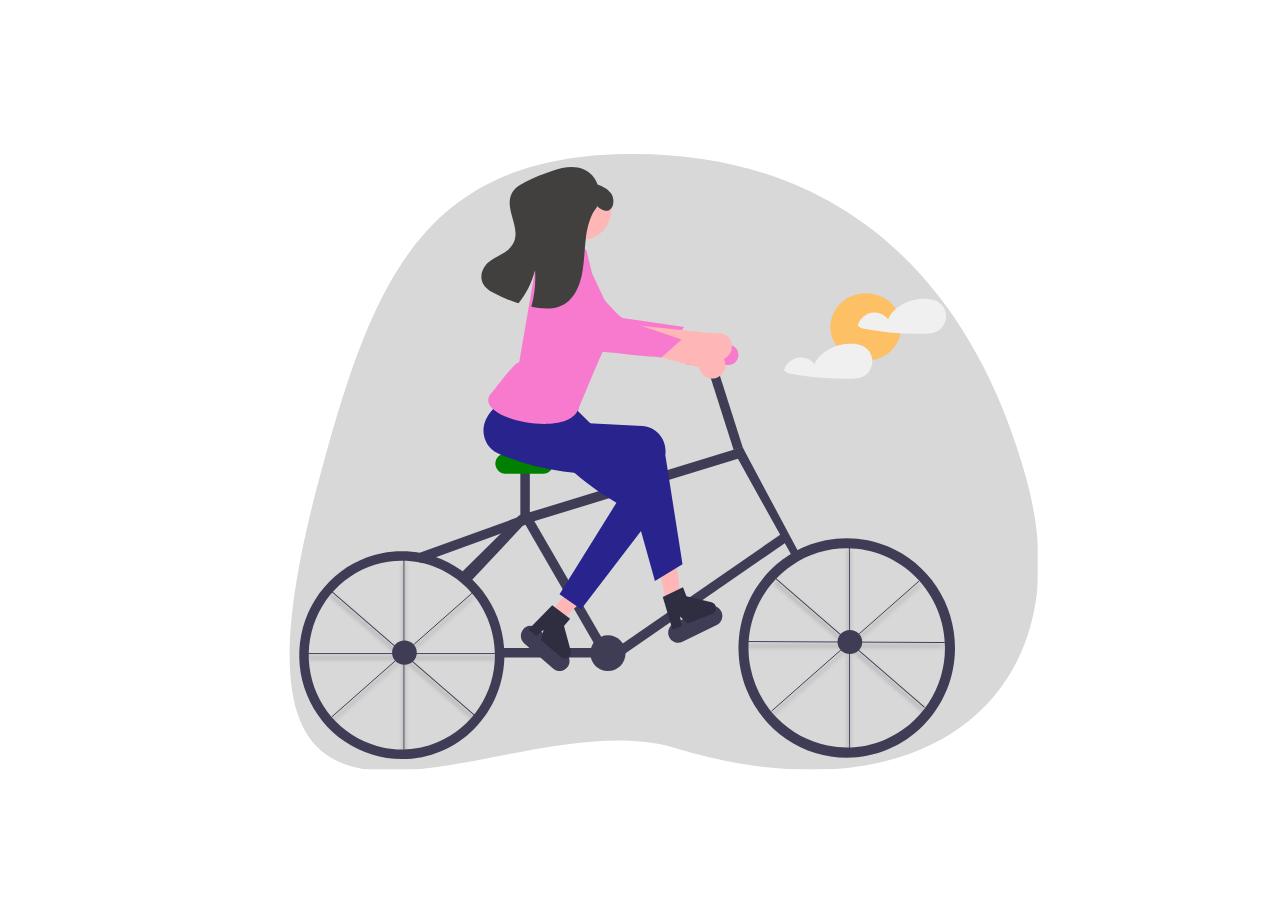
<file: index.html>
<!DOCTYPE html>
<html lang="en">
	<head>
		<meta charset="UTF-8" />
		<meta name="viewport" content="width=device-width, initial-scale=1.0" />
		<meta http-equiv="X-UA-Compatible" content="ie=edge" />
		<link rel="stylesheet" href="style.css" />
		<title>Biking</title>
	</head>
	<body>
		<div>
			<svg width="795" height="616" viewBox="0 0 795 616" fill="none" xmlns="http://www.w3.org/2000/svg">
				<g id="girl-on-bike" clip-path="url(#clip0_1_2)">
					<path id="Ellipse 1" d="M783.5 325.369C841.998 539.976 682.076 670.145 432 594C260.502 541.781 -50.322 797 76.0907 325.369C129.6 125.733 180.136 0 390.267 0C600.398 0 729.961 128.958 783.5 325.369Z" fill="#D8D8D8" />
					<g id="wheel-front">
						<g id="spaken">
							<g id="Line 7" filter="url(#filter0_d_1_2)">
								<path d="M676.223 426.922L528.555 557.125" stroke="#3F3D56" />
							</g>
							<g id="Line 8" filter="url(#filter1_d_1_2)">
								<path d="M701.867 488.529L505.262 487.552" stroke="#3F3D56" />
							</g>
							<g id="Line 10" filter="url(#filter2_d_1_2)">
								<line y1="-0.5" x2="197.165" y2="-0.5" transform="matrix(-0.756303 -0.654221 0.644149 -0.7649 681.922 553.024)" stroke="#3F3D56" />
							</g>
							<g id="Line 11" filter="url(#filter3_d_1_2)">
								<line x1="606.389" y1="595.378" x2="606.389" y2="393.231" stroke="#3F3D56" />
							</g>
						</g>
						<path
							id="Vector"
							d="M603.744 603.625C582.333 603.625 561.402 597.19 543.6 585.134C525.797 573.078 511.922 555.942 503.728 535.894C495.534 515.846 493.39 493.785 497.567 472.502C501.745 451.219 512.055 431.669 527.195 416.325C542.335 400.98 561.624 390.531 582.624 386.297C603.624 382.064 625.39 384.236 645.172 392.541C664.953 400.845 681.86 414.908 693.756 432.951C705.651 450.994 712 472.207 712 493.907C711.968 522.996 700.552 550.884 680.257 571.453C659.962 592.022 632.445 603.592 603.744 603.625ZM603.744 394.348C584.315 394.348 565.323 400.187 549.169 411.127C533.014 422.066 520.424 437.615 512.989 455.807C505.554 473.999 503.608 494.017 507.399 513.33C511.189 532.642 520.545 550.382 534.283 564.306C548.021 578.229 565.524 587.711 584.579 591.553C603.635 595.394 623.386 593.423 641.336 585.887C659.285 578.352 674.627 565.591 685.421 549.219C696.215 532.846 701.976 513.598 701.976 493.907C701.947 467.511 691.588 442.206 673.172 423.541C654.756 404.877 629.788 394.378 603.744 394.348V394.348Z"
							fill="#3F3D56" />
						<path id="Vector_2" d="M606.889 500.08C613.708 500.08 619.236 494.693 619.236 488.048C619.236 481.402 613.708 476.015 606.889 476.015C600.07 476.015 594.541 481.402 594.541 488.048C594.541 494.693 600.07 500.08 606.889 500.08Z" fill="#3F3D56" />
					</g>
					<g id="wheel-back">
						<g id="spaken_2">
							<g id="Line 7_2" filter="url(#filter4_d_1_2)">
								<path d="M229.823 438.473L88.6158 563.014" stroke="#3F3D56" />
							</g>
							<g id="Line 8_2" filter="url(#filter5_d_1_2)">
								<path d="M252.618 499.599L63.6108 499.599" stroke="#3F3D56" />
							</g>
							<g id="Line 10_2" filter="url(#filter6_d_1_2)">
								<line y1="-0.5" x2="189.706" y2="-0.5" transform="matrix(-0.755999 -0.654573 0.644502 -0.764602 231.723 560.724)" stroke="#3F3D56" />
							</g>
							<g id="Line 11_2" filter="url(#filter7_d_1_2)">
								<line x1="160.939" y1="595.378" x2="160.939" y2="405.744" stroke="#3F3D56" />
							</g>
						</g>
						<path
							id="Vector_3"
							d="M158.826 605.12C138.538 605.12 118.706 599.023 101.837 587.6C84.9681 576.176 71.8206 559.939 64.0568 540.943C56.293 521.946 54.2616 501.043 58.2196 480.877C62.1775 460.71 71.947 442.186 86.2927 427.646C100.638 413.107 118.916 403.206 138.814 399.194C158.712 395.183 179.337 397.242 198.08 405.11C216.824 412.979 232.844 426.304 244.115 443.4C255.386 460.497 261.402 480.597 261.402 501.158C261.372 528.721 250.555 555.146 231.324 574.636C212.094 594.126 186.021 605.089 158.826 605.12V605.12ZM158.826 406.823C140.416 406.823 122.42 412.356 107.114 422.721C91.8068 433.087 79.8766 447.82 72.8317 465.058C65.7867 482.295 63.9435 501.263 67.5349 519.562C71.1264 537.862 79.9913 554.671 93.0087 567.864C106.026 581.057 122.611 590.042 140.667 593.682C158.722 597.321 177.437 595.453 194.445 588.313C211.453 581.173 225.99 569.082 236.218 553.569C246.446 538.055 251.905 519.816 251.905 501.158C251.877 476.148 242.061 452.17 224.612 434.484C207.162 416.799 183.503 406.851 158.826 406.823V406.823Z"
							fill="#3F3D56" />
						<path id="Vector_4" d="M161.439 510.669C168.258 510.669 173.786 505.282 173.786 498.636C173.786 491.991 168.258 486.604 161.439 486.604C154.62 486.604 149.092 491.991 149.092 498.636C149.092 505.282 154.62 510.669 161.439 510.669Z" fill="#3F3D56" />
					</g>
					<g id="girl-bike">
						<g id="trapper-left">
							<path id="Vector_5" d="M310.066 514.601L281.31 489.437C279.31 487.685 278.077 485.199 277.885 482.526C277.692 479.853 278.554 477.212 280.283 475.184C282.011 473.155 284.463 471.905 287.1 471.709C289.737 471.513 292.343 472.386 294.346 474.136L323.101 499.3C324.093 500.168 324.906 501.224 325.495 502.411C326.084 503.597 326.436 504.888 326.532 506.213C326.628 507.537 326.466 508.867 326.055 510.127C325.643 511.388 324.991 512.554 324.135 513.559C323.279 514.564 322.236 515.388 321.065 515.984C319.895 516.58 318.62 516.937 317.313 517.034C316.007 517.13 314.694 516.965 313.451 516.548C312.207 516.131 311.057 515.469 310.066 514.601V514.601Z" fill="#3F3D56" />
						</g>
						<g id="trapper-right">
							<path id="Vector_6" d="M473.711 471.124L439.431 487.723C437.045 488.878 434.303 489.026 431.809 488.133C429.315 487.239 427.274 485.379 426.133 482.96C424.993 480.541 424.848 477.762 425.729 475.235C426.61 472.707 428.446 470.638 430.833 469.483L465.113 452.884C467.499 451.728 470.241 451.581 472.735 452.474C475.229 453.367 477.27 455.228 478.411 457.647C479.551 460.066 479.696 462.844 478.815 465.372C477.934 467.899 476.098 469.968 473.711 471.124V471.124Z" fill="#3F3D56" />
						</g>
						<g id="bike frame">
							<path id="Vector_7" d="M227.083 427.884L218.426 418.529L275.944 361.62L499.504 293.119L557.5 401.787H548.843L494.934 304.8L281.189 370.293L227.083 427.884Z" fill="#3F3D56" />
							<path id="Vector_8" d="M349.964 493.995H256.626V503.621H349.964V493.995Z" fill="#3F3D56" />
							<path id="Vector_9" d="M286.832 313.656H277.334V363.984H286.832V313.656Z" fill="#3F3D56" />
							<path id="Vector_10" d="M468.71 195.896L459.672 198.854L490.657 296.098L499.695 293.139L468.71 195.896Z" fill="#3F3D56" />
							<path id="Vector_11" d="M285.883 357.652L277.687 362.517L355.57 497.282L363.766 492.417L285.883 357.652Z" fill="#3F3D56" />
							<path id="Vector_12" d="M542.197 377.28L375.042 492.804L380.393 500.757L547.548 385.233L542.197 377.28Z" fill="#3F3D56" />
							<path id="Vector_13" d="M364.929 517.093C374.661 517.093 382.551 509.097 382.551 499.233C382.551 489.369 374.661 481.373 364.929 481.373C355.197 481.373 347.307 489.369 347.307 499.233C347.307 509.097 355.197 517.093 364.929 517.093Z" fill="#3F3D56" />
							<path id="Vector_14" d="M284.256 359.874L173.896 399.872L177.094 408.936L287.454 368.938L284.256 359.874Z" fill="#3F3D56" />
						</g>
						<g id="seet">
							<path id="Vector_15" d="M300.306 319.655H262.315C259.67 319.655 257.133 318.59 255.263 316.695C253.393 314.799 252.342 312.228 252.342 309.548C252.342 306.867 253.393 304.296 255.263 302.401C257.133 300.505 259.67 299.44 262.315 299.44H300.306C302.951 299.44 305.488 300.505 307.358 302.401C309.228 304.296 310.279 306.867 310.279 309.548C310.279 312.228 309.228 314.799 307.358 316.695C305.488 318.59 302.951 319.655 300.306 319.655V319.655Z" fill="#008000" />
						</g>
						<g id="arm">
							<path id="Vector_16" d="M485.515 210.88H447.523C444.878 210.88 442.342 209.815 440.471 207.92C438.601 206.024 437.55 203.453 437.55 200.773C437.55 198.092 438.601 195.521 440.471 193.626C442.342 191.73 444.878 190.665 447.523 190.665H485.515C488.16 190.665 490.696 191.73 492.566 193.626C494.437 195.521 495.487 198.092 495.487 200.773C495.487 203.453 494.437 206.024 492.566 207.92C490.696 209.815 488.16 210.88 485.515 210.88Z" fill="#F77ACE" />
							<path id="Vector_17" d="M473.415 223.876C471.598 224.511 469.665 224.735 467.753 224.531C465.841 224.328 463.997 223.702 462.35 222.698C460.702 221.693 459.292 220.335 458.219 218.719C457.146 217.103 456.435 215.268 456.137 213.343L353.413 186.535L370.166 168.72L468.004 197.836C471.228 197.543 474.445 198.459 477.047 200.409C479.649 202.36 481.455 205.21 482.122 208.42C482.789 211.63 482.271 214.976 480.666 217.825C479.061 220.673 476.481 222.826 473.415 223.876H473.415Z" fill="#FFB6B6" />
						</g>
						<g id="face">
							<path id="Vector_18" d="M344.565 85.0752C359.855 82.4406 370.143 67.7421 367.544 52.2452C364.944 36.7483 350.442 26.3215 335.151 28.9561C319.861 31.5908 309.573 46.2893 312.172 61.7861C314.772 77.283 329.275 87.7099 344.565 85.0752Z" fill="#FFB6B6" />
						</g>
						<g id="leg-back">
							<path id="Vector_19" d="M307.936 458.279L318.14 466.934L356.667 430.272L341.607 417.499L307.936 458.279Z" fill="#FFB6B6" />
							<path id="Vector_20" d="M338.126 455.352L316.515 440.234L373.415 348.804C332.175 324.51 303.814 294.874 280.673 262.32C272.809 251.334 268.015 238.548 278.986 230.307C279.499 229.921 280.025 229.556 280.565 229.212C293.076 221.311 289.015 233.152 306.164 227.336L321.658 244.088L355.136 277.102L412.238 314.045C423.721 321.475 426.908 337.102 419.355 348.95C418.956 349.575 418.531 350.183 418.081 350.772L338.126 455.352Z" fill="#29238E" />
							<path id="Vector_21" d="M309.228 451.229L327.121 464.652L321.01 472.052L327.848 497.134C328.186 498.373 328.124 499.689 327.672 500.889C327.219 502.09 326.4 503.113 325.334 503.808C324.268 504.504 323.01 504.836 321.744 504.755C320.479 504.675 319.271 504.187 318.299 503.362L298.011 486.154L300.558 475.868L293.149 482.03L285.499 475.542L309.228 451.229Z" fill="#2F2E41" />
						</g>
						<g id="leg-front">
							<path id="Vector_22" d="M425.865 458.172L438.795 454.94L432.818 401.71L413.734 406.483L425.865 458.172Z" fill="#FFB6B6" />
							<g id="foot-front">
								<path id="Vector_23" d="M419.781 442.897L439.959 433.369L443.458 442.342L468.469 448.224C469.704 448.515 470.816 449.198 471.641 450.174C472.466 451.149 472.962 452.367 473.056 453.649C473.15 454.93 472.837 456.209 472.164 457.298C471.49 458.387 470.49 459.229 469.311 459.701L444.708 469.557L437.005 462.379L438.811 471.919L429.535 475.635L419.781 442.897Z" fill="#2F2E41" />
							</g>
							<path id="Vector_24" d="M439.519 410.208L411.951 426.964L382.547 321.72C334.849 321.308 290.746 315.895 254.737 299.224C242.537 293.626 237.11 278.819 242.615 266.153C242.873 265.561 243.152 264.98 243.453 264.409C250.462 251.267 264.052 243.549 276.11 229.891L335.923 252.272L331.637 268.597L399.297 272.039C412.903 272.731 423.306 284.71 422.532 298.793C422.491 299.537 422.419 300.278 422.315 301.016L439.519 410.208Z" fill="#29238E" />
						</g>
						<g id="body">
							<path id="Vector_25" d="M283.483 190.965L279.714 208.877C279.714 208.877 272.857 223.785 274.188 227.768C275.506 231.729 334.863 253.262 334.863 253.262C334.863 253.262 339.948 226.402 348.434 208.284L283.483 190.965Z" fill="#FFB6B6" />
							<path id="Vector_26" d="M322.561 84.8004L340.942 94.5412C341.958 94.952 342.822 95.6736 343.413 96.6055C344.005 97.5374 344.295 98.6331 344.243 99.74L349.031 119.158L365.877 155.297C365.877 155.297 370.267 174.531 361.89 192.692C353.513 210.852 334.973 256.123 334.973 256.123C322.881 285.477 223.627 262.808 249.493 237.833C252.57 234.862 269.868 209.76 276.197 208.318L291.727 118.25C292.51 113.495 294.321 108.974 297.031 105.012C299.741 101.05 303.282 97.745 307.401 95.3336C309.889 93.9081 312.196 93.0641 313.777 93.4948C317.38 94.3458 319.082 86.0761 322.561 84.8004Z" fill="#F77ACE" />
						</g>
						<g id="arm_2">
							<path id="Vector_27" d="M306.266 110.796C306.266 110.796 290.202 115.83 294.028 134.95C297.854 154.071 346.148 190.143 353.76 196.193C361.372 202.243 424.719 194.088 424.719 194.088L441.083 172.94L379.389 164.098L306.266 110.796Z" fill="#F77ACE" />
							<path id="Vector_28" d="M482.201 204.141C480.53 205.104 478.67 205.683 476.754 205.838C474.838 205.994 472.911 205.721 471.11 205.04C469.309 204.359 467.677 203.287 466.329 201.897C464.982 200.508 463.951 198.836 463.31 197L357.477 189.746L370.721 169.118L472.169 179.549C475.284 178.662 478.613 178.964 481.524 180.398C484.435 181.831 486.726 184.298 487.962 187.329C489.199 190.36 489.295 193.746 488.234 196.845C487.172 199.943 485.025 202.539 482.201 204.141V204.141Z" fill="#FFB6B6" />
							<path id="Vector_29" d="M317.363 99.403C317.363 99.403 300.66 101.364 300.96 120.872C301.26 140.38 342.204 184.818 348.592 192.181C354.98 199.544 418.728 203.306 418.728 203.306L438.642 185.559L379.596 165.397L317.363 99.403Z" fill="#F77ACE" />
						</g>
					</g>
					<g id="hair">
						<path
							id="Vector_30"
							d="M366.5 55.9544C362.003 58.5828 356.911 54.7733 352.976 50.9849L354.384 52.398C347.557 60.4421 344.432 71.9337 342.954 83.2264C341.475 94.5073 341.399 106.026 339.51 117.232C337.62 128.426 333.596 139.699 325.956 146.635C315.721 155.924 301.49 155.509 288.808 152.855C288.639 152.816 288.481 152.787 288.312 152.749C291.617 141.04 292.894 128.661 292.068 116.353C288.782 128.737 283.103 140.04 275.484 149.36C267.068 146.723 258.846 143.281 250.898 139.07C245.755 136.337 240.211 132.583 238.734 126.128C237.254 119.723 240.503 112.947 244.89 108.837C249.277 104.728 254.686 102.546 259.699 99.5953C264.703 96.6584 269.645 92.4979 271.605 86.2839C276.126 71.9893 262.753 55.8128 267.789 41.7539C270.272 34.8405 276.468 31.0208 282.297 28.0631C291.196 23.5597 300.341 19.7751 309.671 16.7353C317.86 14.0651 326.418 11.9633 334.798 13.5459C343.178 15.1285 351.426 21.0652 354.519 30.4542C359.56 32.4073 364.913 34.6126 368.181 39.5902C371.447 44.5559 371.262 53.1757 366.5 55.9544Z"
							fill="#42403F" />
					</g>
					<g id="sun and clouds">
						<g id="sun">
							<path id="Vector_31" d="M622.872 206.652C642.455 206.652 658.33 191.553 658.33 172.927C658.33 154.301 642.455 139.202 622.872 139.202C603.289 139.202 587.414 154.301 587.414 172.927C587.414 191.553 603.289 206.652 622.872 206.652Z" fill="#FDC065" />
						</g>
						<g id="cloud-right">
							<path
								id="Vector_32"
								d="M702.235 156.96C701.232 153.84 699.293 151.067 696.655 148.983C694.018 146.898 690.797 145.591 687.389 145.225C687.312 145.214 687.239 145.228 687.162 145.223C687.063 145.194 686.962 145.172 686.86 145.157C670.644 143.164 651.926 150.54 645.168 165.162C643.519 163.023 641.348 161.299 638.841 160.137C636.335 158.975 633.569 158.411 630.782 158.494C627.189 158.722 623.756 159.997 620.952 162.147C618.148 164.296 616.109 167.216 615.112 170.507C615.005 170.91 615.037 171.335 615.202 171.719C615.366 172.104 615.655 172.429 616.027 172.647C617.098 173.51 618.367 174.123 619.732 174.435C622.676 175.029 625.632 175.572 628.598 176.066C634.385 177.029 640.202 177.808 646.05 178.402C657.92 179.612 669.864 180.042 681.796 179.688C685.77 179.57 689.603 179.444 693.244 177.776C695.893 176.532 698.156 174.653 699.811 172.325C701.37 170.088 702.395 167.553 702.814 164.898C703.233 162.243 703.035 159.534 702.235 156.96V156.96Z"
								fill="#F0F0F0" />
						</g>
						<g id="cloud-left">
							<path
								id="Vector_33"
								d="M628.538 201.926C627.536 198.806 625.596 196.034 622.959 193.949C620.321 191.864 617.1 190.558 613.693 190.191C613.616 190.181 613.542 190.194 613.466 190.19C613.367 190.161 613.266 190.139 613.163 190.123C596.948 188.13 578.23 195.506 571.472 210.128C569.823 207.989 567.651 206.265 565.145 205.103C562.638 203.941 559.872 203.378 557.085 203.46C553.492 203.688 550.06 204.963 547.256 207.113C544.452 209.263 542.412 212.182 541.415 215.474C541.309 215.876 541.341 216.301 541.505 216.686C541.67 217.07 541.959 217.395 542.331 217.613C543.402 218.476 544.67 219.089 546.035 219.402C548.98 219.995 551.935 220.539 554.901 221.032C560.688 221.996 566.506 222.774 572.353 223.369C584.223 224.579 596.167 225.008 608.1 224.654C612.074 224.536 615.906 224.411 619.547 222.742C622.196 221.498 624.46 219.619 626.115 217.292C627.674 215.054 628.699 212.519 629.118 209.864C629.536 207.21 629.339 204.5 628.538 201.926V201.926Z"
								fill="#F0F0F0" />
						</g>
					</g>
				</g>
				<defs>
					<filter id="filter0_d_1_2" x="524.229" y="426.542" width="156.32" height="138.962" filterUnits="userSpaceOnUse" color-interpolation-filters="sRGB">
						<feFlood flood-opacity="0" result="BackgroundImageFix" />
						<feColorMatrix in="SourceAlpha" type="matrix" values="0 0 0 0 0 0 0 0 0 0 0 0 0 0 0 0 0 0 127 0" result="hardAlpha" />
						<feOffset dy="4" />
						<feGaussianBlur stdDeviation="2" />
						<feComposite in2="hardAlpha" operator="out" />
						<feColorMatrix type="matrix" values="0 0 0 0 0 0 0 0 0 0 0 0 0 0 0 0 0 0 0.25 0" />
						<feBlend mode="normal" in2="BackgroundImageFix" result="effect1_dropShadow_1_2" />
						<feBlend mode="normal" in="SourceGraphic" in2="effect1_dropShadow_1_2" result="shape" />
					</filter>
					<filter id="filter1_d_1_2" x="501.259" y="487.052" width="204.611" height="9.97676" filterUnits="userSpaceOnUse" color-interpolation-filters="sRGB">
						<feFlood flood-opacity="0" result="BackgroundImageFix" />
						<feColorMatrix in="SourceAlpha" type="matrix" values="0 0 0 0 0 0 0 0 0 0 0 0 0 0 0 0 0 0 127 0" result="hardAlpha" />
						<feOffset dy="4" />
						<feGaussianBlur stdDeviation="2" />
						<feComposite in2="hardAlpha" operator="out" />
						<feColorMatrix type="matrix" values="0 0 0 0 0 0 0 0 0 0 0 0 0 0 0 0 0 0 0.25 0" />
						<feBlend mode="normal" in2="BackgroundImageFix" result="effect1_dropShadow_1_2" />
						<feBlend mode="normal" in="SourceGraphic" in2="effect1_dropShadow_1_2" result="shape" />
					</filter>
					<filter id="filter2_d_1_2" x="528.161" y="424.034" width="157.761" height="137.754" filterUnits="userSpaceOnUse" color-interpolation-filters="sRGB">
						<feFlood flood-opacity="0" result="BackgroundImageFix" />
						<feColorMatrix in="SourceAlpha" type="matrix" values="0 0 0 0 0 0 0 0 0 0 0 0 0 0 0 0 0 0 127 0" result="hardAlpha" />
						<feOffset dy="4" />
						<feGaussianBlur stdDeviation="2" />
						<feComposite in2="hardAlpha" operator="out" />
						<feColorMatrix type="matrix" values="0 0 0 0 0 0 0 0 0 0 0 0 0 0 0 0 0 0 0.25 0" />
						<feBlend mode="normal" in2="BackgroundImageFix" result="effect1_dropShadow_1_2" />
						<feBlend mode="normal" in="SourceGraphic" in2="effect1_dropShadow_1_2" result="shape" />
					</filter>
					<filter id="filter3_d_1_2" x="601.889" y="393.231" width="9" height="210.148" filterUnits="userSpaceOnUse" color-interpolation-filters="sRGB">
						<feFlood flood-opacity="0" result="BackgroundImageFix" />
						<feColorMatrix in="SourceAlpha" type="matrix" values="0 0 0 0 0 0 0 0 0 0 0 0 0 0 0 0 0 0 127 0" result="hardAlpha" />
						<feOffset dy="4" />
						<feGaussianBlur stdDeviation="2" />
						<feComposite in2="hardAlpha" operator="out" />
						<feColorMatrix type="matrix" values="0 0 0 0 0 0 0 0 0 0 0 0 0 0 0 0 0 0 0.25 0" />
						<feBlend mode="normal" in2="BackgroundImageFix" result="effect1_dropShadow_1_2" />
						<feBlend mode="normal" in="SourceGraphic" in2="effect1_dropShadow_1_2" result="shape" />
					</filter>
					<filter id="filter4_d_1_2" x="84.2901" y="438.094" width="149.859" height="133.299" filterUnits="userSpaceOnUse" color-interpolation-filters="sRGB">
						<feFlood flood-opacity="0" result="BackgroundImageFix" />
						<feColorMatrix in="SourceAlpha" type="matrix" values="0 0 0 0 0 0 0 0 0 0 0 0 0 0 0 0 0 0 127 0" result="hardAlpha" />
						<feOffset dy="4" />
						<feGaussianBlur stdDeviation="2" />
						<feComposite in2="hardAlpha" operator="out" />
						<feColorMatrix type="matrix" values="0 0 0 0 0 0 0 0 0 0 0 0 0 0 0 0 0 0 0.25 0" />
						<feBlend mode="normal" in2="BackgroundImageFix" result="effect1_dropShadow_1_2" />
						<feBlend mode="normal" in="SourceGraphic" in2="effect1_dropShadow_1_2" result="shape" />
					</filter>
					<filter id="filter5_d_1_2" x="59.6108" y="499.099" width="197.007" height="9.00001" filterUnits="userSpaceOnUse" color-interpolation-filters="sRGB">
						<feFlood flood-opacity="0" result="BackgroundImageFix" />
						<feColorMatrix in="SourceAlpha" type="matrix" values="0 0 0 0 0 0 0 0 0 0 0 0 0 0 0 0 0 0 127 0" result="hardAlpha" />
						<feOffset dy="4" />
						<feGaussianBlur stdDeviation="2" />
						<feComposite in2="hardAlpha" operator="out" />
						<feColorMatrix type="matrix" values="0 0 0 0 0 0 0 0 0 0 0 0 0 0 0 0 0 0 0.25 0" />
						<feBlend mode="normal" in2="BackgroundImageFix" result="effect1_dropShadow_1_2" />
						<feBlend mode="normal" in="SourceGraphic" in2="effect1_dropShadow_1_2" result="shape" />
					</filter>
					<filter id="filter6_d_1_2" x="83.6608" y="436.548" width="152.062" height="132.941" filterUnits="userSpaceOnUse" color-interpolation-filters="sRGB">
						<feFlood flood-opacity="0" result="BackgroundImageFix" />
						<feColorMatrix in="SourceAlpha" type="matrix" values="0 0 0 0 0 0 0 0 0 0 0 0 0 0 0 0 0 0 127 0" result="hardAlpha" />
						<feOffset dy="4" />
						<feGaussianBlur stdDeviation="2" />
						<feComposite in2="hardAlpha" operator="out" />
						<feColorMatrix type="matrix" values="0 0 0 0 0 0 0 0 0 0 0 0 0 0 0 0 0 0 0.25 0" />
						<feBlend mode="normal" in2="BackgroundImageFix" result="effect1_dropShadow_1_2" />
						<feBlend mode="normal" in="SourceGraphic" in2="effect1_dropShadow_1_2" result="shape" />
					</filter>
					<filter id="filter7_d_1_2" x="156.439" y="405.744" width="9.00006" height="197.634" filterUnits="userSpaceOnUse" color-interpolation-filters="sRGB">
						<feFlood flood-opacity="0" result="BackgroundImageFix" />
						<feColorMatrix in="SourceAlpha" type="matrix" values="0 0 0 0 0 0 0 0 0 0 0 0 0 0 0 0 0 0 127 0" result="hardAlpha" />
						<feOffset dy="4" />
						<feGaussianBlur stdDeviation="2" />
						<feComposite in2="hardAlpha" operator="out" />
						<feColorMatrix type="matrix" values="0 0 0 0 0 0 0 0 0 0 0 0 0 0 0 0 0 0 0.25 0" />
						<feBlend mode="normal" in2="BackgroundImageFix" result="effect1_dropShadow_1_2" />
						<feBlend mode="normal" in="SourceGraphic" in2="effect1_dropShadow_1_2" result="shape" />
					</filter>
					<clipPath id="clip0_1_2">
						<rect width="794.67" height="615.311" fill="white" />
					</clipPath>
				</defs>
			</svg>
		</div>
	</body>
</html>
</file>
<file: style.css>
* {
	box-sizing: border-box;
}
body {
	text-align: center;
	margin-top: 12%;
}

#wheel-front,
#wheel-back {
	animation: wheel 2s infinite linear;
	transform-origin: center;
	transform-box: fill-box;
}

#girl-bike,
#hair {
	animation: girl-bike 1s ease-in-out infinite alternate;
	transform-origin: bottom;
}

@keyframes wheel {
	from {
		transform: rotateZ(0deg);
	}
	to {
		transform: rotateZ(360deg);
	}
}

@keyframes girl-bike {
	from {
		transform: rotateX(0deg);
	}
	to {
		transform: rotateX(15deg);
	}
}
</file>
